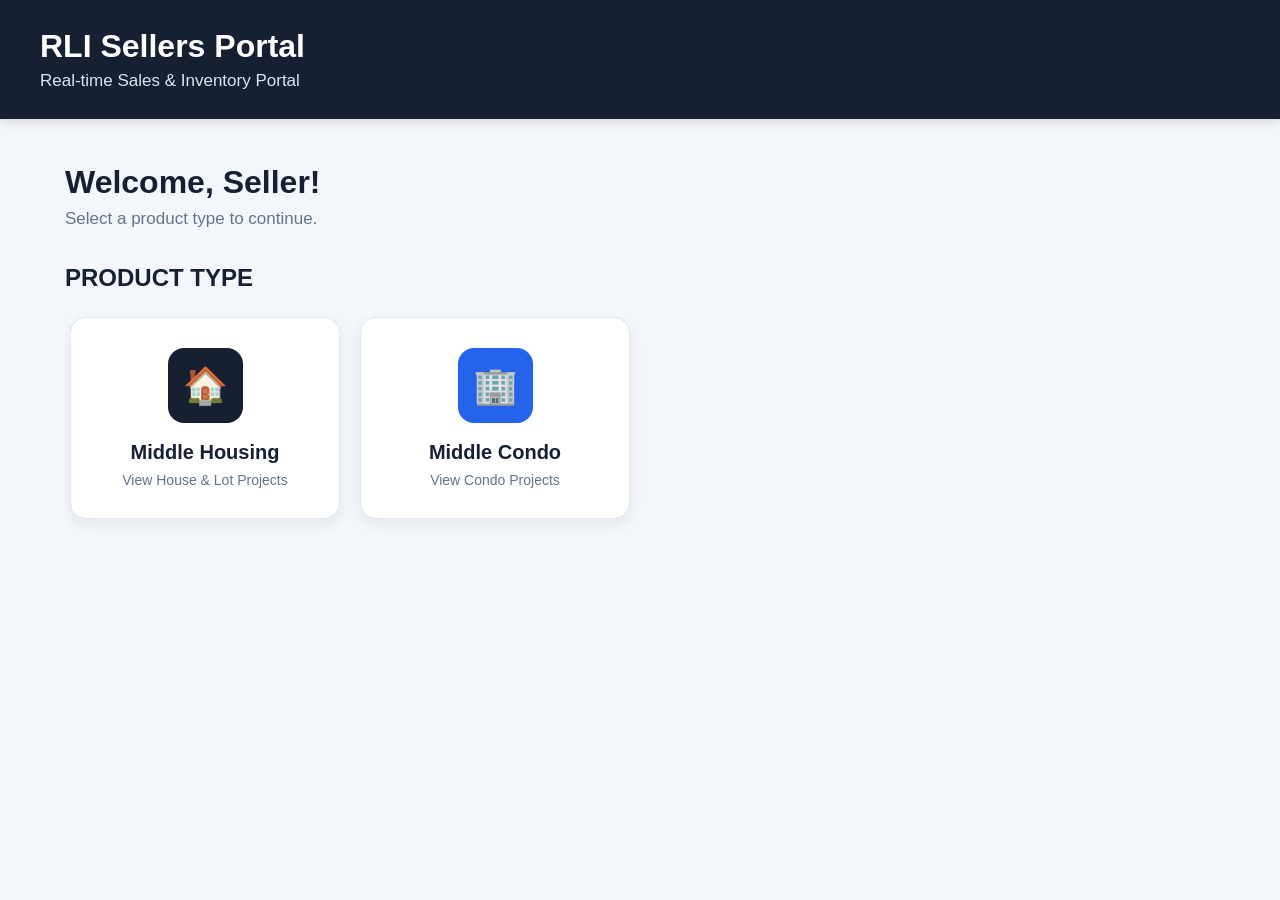
<file: index.html>
<!DOCTYPE html>
<html lang="en">

<head>

    <meta charset="UTF-8">

    <meta name="viewport"
          content="width=device-width, initial-scale=1.0">

    <title>RLI Sellers Portal</title>

    <link rel="stylesheet"
          href="style.css">

</head>


<body>


<!-- =========================================
     HEADER
========================================= -->

<header>

    <h1>
        RLI Sellers Portal
    </h1>

    <p>
        Real-time Sales & Inventory Portal
    </p>

</header>


<div class="container">


<!-- =========================================
     WELCOME
========================================= -->

<section class="welcome">

    <h2>
        Welcome, Seller!
    </h2>

    <p>
        Select a product type to continue.
    </p>

</section>


<!-- =========================================
     PRODUCT TYPE
========================================= -->

<section class="product-section">

    <h2 class="section-title">
        PRODUCT TYPE
    </h2>


    <div class="category-row">


        <!-- MIDDLE HOUSING -->

        <div class="category-card"
             onclick="showHousing()">

            <div class="category-icon">
                🏠
            </div>

            <h3>
                Middle Housing
            </h3>

            <p>
                View House & Lot Projects
            </p>

        </div>


        <!-- MIDDLE CONDO -->

        <div class="category-card"
             onclick="showCondo()">

            <div class="category-icon condo">
                🏢
            </div>

            <h3>
                Middle Condo
            </h3>

            <p>
                View Condo Projects
            </p>

        </div>


    </div>

</section>


<!-- =========================================
     MIDDLE HOUSING PROJECTS
========================================= -->

<section id="housingSection"
         class="project-section"
         style="display:none;">

    <h2 class="section-title">
        MIDDLE HOUSING
    </h2>


    <div class="project-row">


        <!-- AGAPEYA EAST -->

        <div class="project-card"
             onclick="openProject('AGAPEYA EAST')">

            <div class="project-icon">
                🏠
            </div>

            <h3>
                AGAPEYA EAST
            </h3>

            <p>
                View Inventory
            </p>

        </div>


        <!-- VALENZIA ENCLAVE EAST -->

        <div class="project-card"
             onclick="openProject('VALENZIA ENCLAVE EAST')">

            <div class="project-icon">
                🏠
            </div>

            <h3>
                VALENZIA ENCLAVE EAST
            </h3>

            <p>
                View Inventory
            </p>

        </div>


        <!-- AGAPEYA WEST -->

        <div class="project-card"
             onclick="openProject('AGAPEYA WEST')">

            <div class="project-icon">
                🏠
            </div>

            <h3>
                AGAPEYA WEST
            </h3>

            <p>
                View Inventory
            </p>

        </div>


        <!-- ESTANZIA ENCLAVE EAST -->

        <div class="project-card"
             onclick="openProject('ESTANZIA ENCLAVE EAST')">

            <div class="project-icon">
                🏠
            </div>

            <h3>
                ESTANZIA ENCLAVE EAST
            </h3>

            <p>
                View Inventory
            </p>

        </div>


        <!-- THE PENTHOUSE AT JEN -->

        <div class="project-card"
             onclick="openProject('THE PENTHOUSE AT JEN')">

            <div class="project-icon">
                🏠
            </div>

            <h3>
                THE PENTHOUSE AT JEN
            </h3>

            <p>
                View Inventory
            </p>

        </div>


    </div>

</section>


<!-- =========================================
     MIDDLE CONDO PROJECTS
========================================= -->

<section id="condoSection"
         class="project-section"
         style="display:none;">

    <h2 class="section-title">
        MIDDLE CONDO
    </h2>


    <div class="project-row">


        <!-- TERRACES AT JUBILATION ENCLAVE -->

        <div class="project-card"
             onclick="openProject('Terraces at Jubilation Enclave (Ter-Je)')">

            <div class="project-icon condo">
                🏢
            </div>

            <h3>
                Terraces at Jubilation Enclave
            </h3>

            <span class="project-code">
                Ter-Je
            </span>

            <p>
                View Inventory
            </p>

        </div>


        <!-- TERRACES AT TRADIZO ENCLAVE -->

        <div class="project-card"
             onclick="openProject('Terraces at Tradizo Enclave')">

            <div class="project-icon condo">
                🏢
            </div>

            <h3>
                Terraces at Tradizo Enclave
            </h3>

            <span class="project-code">
                Ter-Te
            </span>

            <p>
                View Inventory
            </p>

        </div>


        <!-- ZAYA -->

        <div class="project-card"
             onclick="openProject('Zaya')">

            <div class="project-icon condo">
                🏢
            </div>

            <h3>
                Zaya
            </h3>

            <p>
                View Inventory
            </p>

        </div>


    </div>

</section>


<!-- =========================================
     AUTOMATIC INVENTORY
========================================= -->

<section id="inventorySection"
         class="inventory-section"
         style="display:none;">


    <!-- PROJECT HEADER -->

    <div class="project-header">

        <h2 id="selectedProject">
            PROJECT
        </h2>

        <p>
            Select an available unit.
        </p>

    </div>


    <!-- =====================================
         IMPORTANT:
         JAVASCRIPT WILL PUT BLOCKS AND LOTS
         HERE AUTOMATICALLY
    ====================================== -->

    <div id="inventoryContainer"></div>


    <!-- BACK BUTTON -->

    <button
        type="button"
        class="back-button"
        onclick="backToProjects()">

        ← Back to Projects

    </button>


</section>


</div>


<!-- =========================================
     UNIT DETAILS MODAL
========================================= -->

<div id="unitModal"
     class="modal"
     onclick="closeOutside(event)">


    <div class="modal-content">


        <span class="close"
              onclick="closeUnitDetails()">

            &times;

        </span>


        <h2>
            UNIT DETAILS
        </h2>


        <div class="unit-info">


            <!-- =================================
                 MIDDLE HOUSING DETAILS
            ================================== -->

            <div id="housingDetails">


                <p>

                    <strong>
                        Project:
                    </strong>

                    <span id="detailProject"></span>

                </p>


                <p>

                    <strong>
                        Lot Alias:
                    </strong>

                    <span id="detailLotAlias"></span>

                </p>


                <p>

                    <strong>
                        Block:
                    </strong>

                    <span id="detailBlock"></span>

                </p>


                <p>

                    <strong>
                        Lot:
                    </strong>

                    <span id="detailLot"></span>

                </p>


                <p>

                    <strong>
                        Lot Area:
                    </strong>

                    <span id="detailLotArea"></span>

                </p>


                <p>

                    <strong>
                        Floor Area:
                    </strong>

                    <span id="detailFloorArea"></span>

                </p>


                <p>

                    <strong>
                        House Model:
                    </strong>

                    <span id="detailHouseModel"></span>

                </p>


                <p>

                    <strong>
                        Gross Contract Price:
                    </strong>

                    <span id="detailPrice"></span>

                </p>


            </div>


            <!-- =================================
                 MIDDLE CONDO DETAILS
            ================================== -->

            <div id="condoDetails"
                 style="display:none;">


                <p>

                    <strong>
                        Project:
                    </strong>

                    <span id="condoProject"></span>

                </p>


                <p>

                    <strong>
                        Lot Alias:
                    </strong>

                    <span id="condoLotAlias"></span>

                </p>


                <p>

                    <strong>
                        Building & Floor:
                    </strong>

                    <span id="condoBuildingFloor"></span>

                </p>


                <p>

                    <strong>
                        Unit Code:
                    </strong>

                    <span id="condoUnitCode"></span>

                </p>


                <p>

                    <strong>
                        Floor Area:
                    </strong>

                    <span id="condoFloorArea"></span>

                </p>


                <p>

                    <strong>
                        Unit Model:
                    </strong>

                    <span id="condoUnitModel"></span>

                </p>


                <p>

                    <strong>
                        Gross Contract Price:
                    </strong>

                    <span id="condoPrice"></span>

                </p>


            </div>


        </div>


        <!-- =================================
             MODAL BUTTONS
        ================================== -->

        <div class="modal-buttons">


            <button
                type="button"
                class="payment-button"
                onclick="openPaymentCalculator()">

                PAYMENT CALCULATOR

            </button>


            <button
                type="button"
                class="hold-button"
                onclick="holdUnit()">

                HOLD THIS UNIT

            </button>


        </div>


    </div>


</div>


<!-- =========================================
     JAVASCRIPT
========================================= -->

<script src="inventory-data.js"></script>

<script src="script.js"></script>


</body>

</html>
</file>
<file: style.css>
/* =========================================
   RLI SELLERS PORTAL
========================================= */

* {
    box-sizing: border-box;
    margin: 0;
    padding: 0;
}

body {
    font-family: Arial, Helvetica, sans-serif;
    background: #f3f6fa;
    color: #172033;
}


/* =========================================
   HEADER
========================================= */

header {
    background: #172033;
    color: white;
    padding: 28px 40px;
    box-shadow: 0 3px 10px rgba(0,0,0,0.12);
}

header h1 {
    font-size: 32px;
    margin-bottom: 6px;
}

header p {
    font-size: 17px;
    color: #dbe4f0;
}


/* =========================================
   CONTAINER
========================================= */

.container {
    max-width: 1200px;
    margin: 45px auto;
    padding: 0 25px;
}


/* =========================================
   WELCOME
========================================= */

.welcome {
    margin-bottom: 35px;
}

.welcome h2 {
    font-size: 32px;
    margin-bottom: 8px;
}

.welcome p {
    color: #64748b;
    font-size: 17px;
}


/* =========================================
   PRODUCT TYPE
========================================= */

.product-section {
    margin-bottom: 40px;
}

.section-title {
    font-size: 24px;
    margin-bottom: 20px;
}


/* =========================================
   MIDDLE HOUSING / MIDDLE CONDO
   HORIZONTAL
========================================= */

.category-row {
    display: flex;
    flex-direction: row;
    gap: 20px;
    flex-wrap: nowrap;
    overflow-x: auto;
    padding: 5px 5px 18px;
}


/* =========================================
   CATEGORY CARD
========================================= */

.category-card {
    flex: 0 0 270px;

    background: white;

    border-radius: 16px;

    padding: 30px;

    text-align: center;

    cursor: pointer;

    border: 1px solid #e2e8f0;

    box-shadow: 0 5px 15px rgba(0,0,0,0.07);

    transition: all 0.25s ease;
}

.category-card:hover {
    transform: translateY(-5px);

    border-color: #2563eb;

    box-shadow: 0 10px 25px rgba(0,0,0,0.13);
}


/* =========================================
   CATEGORY ICON
========================================= */

.category-icon {
    width: 75px;
    height: 75px;

    margin: 0 auto 18px;

    border-radius: 16px;

    background: #172033;

    color: white;

    display: flex;
    align-items: center;
    justify-content: center;

    font-size: 36px;
}

.category-icon.condo {
    background: #2563eb;
}


.category-card h3 {
    font-size: 20px;
    margin-bottom: 8px;
}

.category-card p {
    color: #64748b;
    font-size: 14px;
}


/* =========================================
   PROJECT SECTION
========================================= */

.project-section {
    margin-bottom: 40px;
}


/* =========================================
   PROJECTS HORIZONTAL
========================================= */

.project-row {
    display: flex;

    gap: 18px;

    flex-wrap: nowrap;

    overflow-x: auto;

    padding: 5px 5px 18px;
}


/* =========================================
   PROJECT CARD
========================================= */

.project-card {
    flex: 0 0 210px;

    background: white;

    border-radius: 16px;

    padding: 22px;

    min-height: 180px;

    text-align: center;

    border: 1px solid #e2e8f0;

    box-shadow: 0 5px 15px rgba(0,0,0,0.07);

    cursor: pointer;

    transition: all 0.25s ease;
}

.project-card:hover {
    transform: translateY(-5px);

    border-color: #2563eb;

    box-shadow: 0 10px 25px rgba(0,0,0,0.13);
}


/* =========================================
   PROJECT ICON
========================================= */

.project-icon {
    width: 65px;
    height: 65px;

    margin: 0 auto 15px;

    border-radius: 14px;

    background: #172033;

    color: white;

    display: flex;
    align-items: center;
    justify-content: center;

    font-size: 30px;
}

.project-icon.condo {
    background: #2563eb;
}


.project-card h3 {
    font-size: 16px;

    line-height: 1.3;

    margin-bottom: 7px;
}

.project-card p {
    color: #64748b;

    font-size: 13px;
}

.project-code {
    display: block;

    color: #2563eb;

    font-size: 13px;

    font-weight: bold;

    margin-bottom: 6px;
}


/* =========================================
   INVENTORY
========================================= */

.inventory-section {
    margin-top: 35px;
}

.project-header {
    background: white;

    padding: 25px;

    border-radius: 16px;

    margin-bottom: 25px;

    box-shadow: 0 5px 15px rgba(0,0,0,0.06);
}

.project-header h2 {
    font-size: 28px;
}

.project-header p {
    color: #64748b;
    margin-top: 7px;
}


/* =========================================
   BLOCK
========================================= */

.block-card {
    background: white;

    border-radius: 16px;

    padding: 28px;

    margin-bottom: 25px;

    box-shadow: 0 5px 15px rgba(0,0,0,0.06);
}

.block-card h3 {
    font-size: 24px;

    margin-bottom: 20px;
}


/* =========================================
   LOTS - ORANGE
========================================= */

.lot-grid {
    display: flex;

    flex-wrap: wrap;

    gap: 12px;
}

.lot {
    background: #f97316;

    color: white;

    border: none;

    border-radius: 10px;

    width: 74px;

    height: 74px;

    font-size: 18px;

    font-weight: 700;

    cursor: pointer;

    transition: all 0.2s ease;

    box-shadow: 0 3px 8px rgba(0,0,0,0.12);
}

.lot:hover {
    background: #ea580c;

    transform: translateY(-3px);
}

.lot:active {
    transform: scale(0.96);
}


/* =========================================
   BACK BUTTON
========================================= */

.back-button {
    margin-top: 5px;

    padding: 12px 22px;

    border-radius: 8px;

    border: 2px solid #2563eb;

    background: white;

    color: #2563eb;

    font-weight: bold;

    cursor: pointer;
}

.back-button:hover {
    background: #2563eb;

    color: white;
}


/* =========================================
   MODAL
========================================= */

.modal {
    display: none;

    position: fixed;

    z-index: 9999;

    left: 0;
    top: 0;

    width: 100%;
    height: 100%;

    background: rgba(15,23,42,0.65);

    align-items: center;

    justify-content: center;

    padding: 20px;
}

.modal-content {
    background: white;

    width: 100%;

    max-width: 500px;

    border-radius: 18px;

    padding: 30px;

    position: relative;

    box-shadow: 0 20px 50px rgba(0,0,0,0.3);
}

.modal-content h2 {
    margin-bottom: 22px;
}

.close {
    position: absolute;

    right: 20px;
    top: 12px;

    font-size: 30px;

    color: #64748b;

    cursor: pointer;
}

.close:hover {
    color: #ef4444;
}


/* =========================================
   UNIT INFO
========================================= */

.unit-info {
    border-top: 1px solid #e5e7eb;

    padding-top: 15px;
}

.unit-info p {
    margin-bottom: 11px;

    font-size: 16px;

    color: #475569;
}

.unit-info strong {
    display: inline-block;

    width: 120px;

    color: #172033;
}


/* =========================================
   POPUP BUTTONS
========================================= */

.modal-buttons {
    display: flex;

    gap: 12px;

    margin-top: 25px;
}

.payment-button {
    flex: 1;

    background: #2563eb;

    color: white;

    border: none;

    border-radius: 8px;

    padding: 14px;

    font-weight: bold;

    cursor: pointer;
}

.payment-button:hover {
    background: #1d4ed8;
}


.hold-button {
    flex: 1;

    background: #111111;

    color: white;

    border: none;

    border-radius: 8px;

    padding: 14px;

    font-weight: bold;

    cursor: pointer;
}

.hold-button:hover {
    background: #333333;
}


/* =========================================
   MOBILE
========================================= */

@media (max-width: 600px) {

    header {
        padding: 22px;
    }

    header h1 {
        font-size: 26px;
    }

    .container {
        margin: 30px auto;
        padding: 0 18px;
    }

    .welcome h2 {
        font-size: 26px;
    }

    .category-card {
        flex: 0 0 230px;
    }

    .project-card {
        flex: 0 0 190px;
    }

    .lot {
        width: 62px;
        height: 62px;
    }

    .modal-buttons {
        flex-direction: column;
    }
}
</file>
